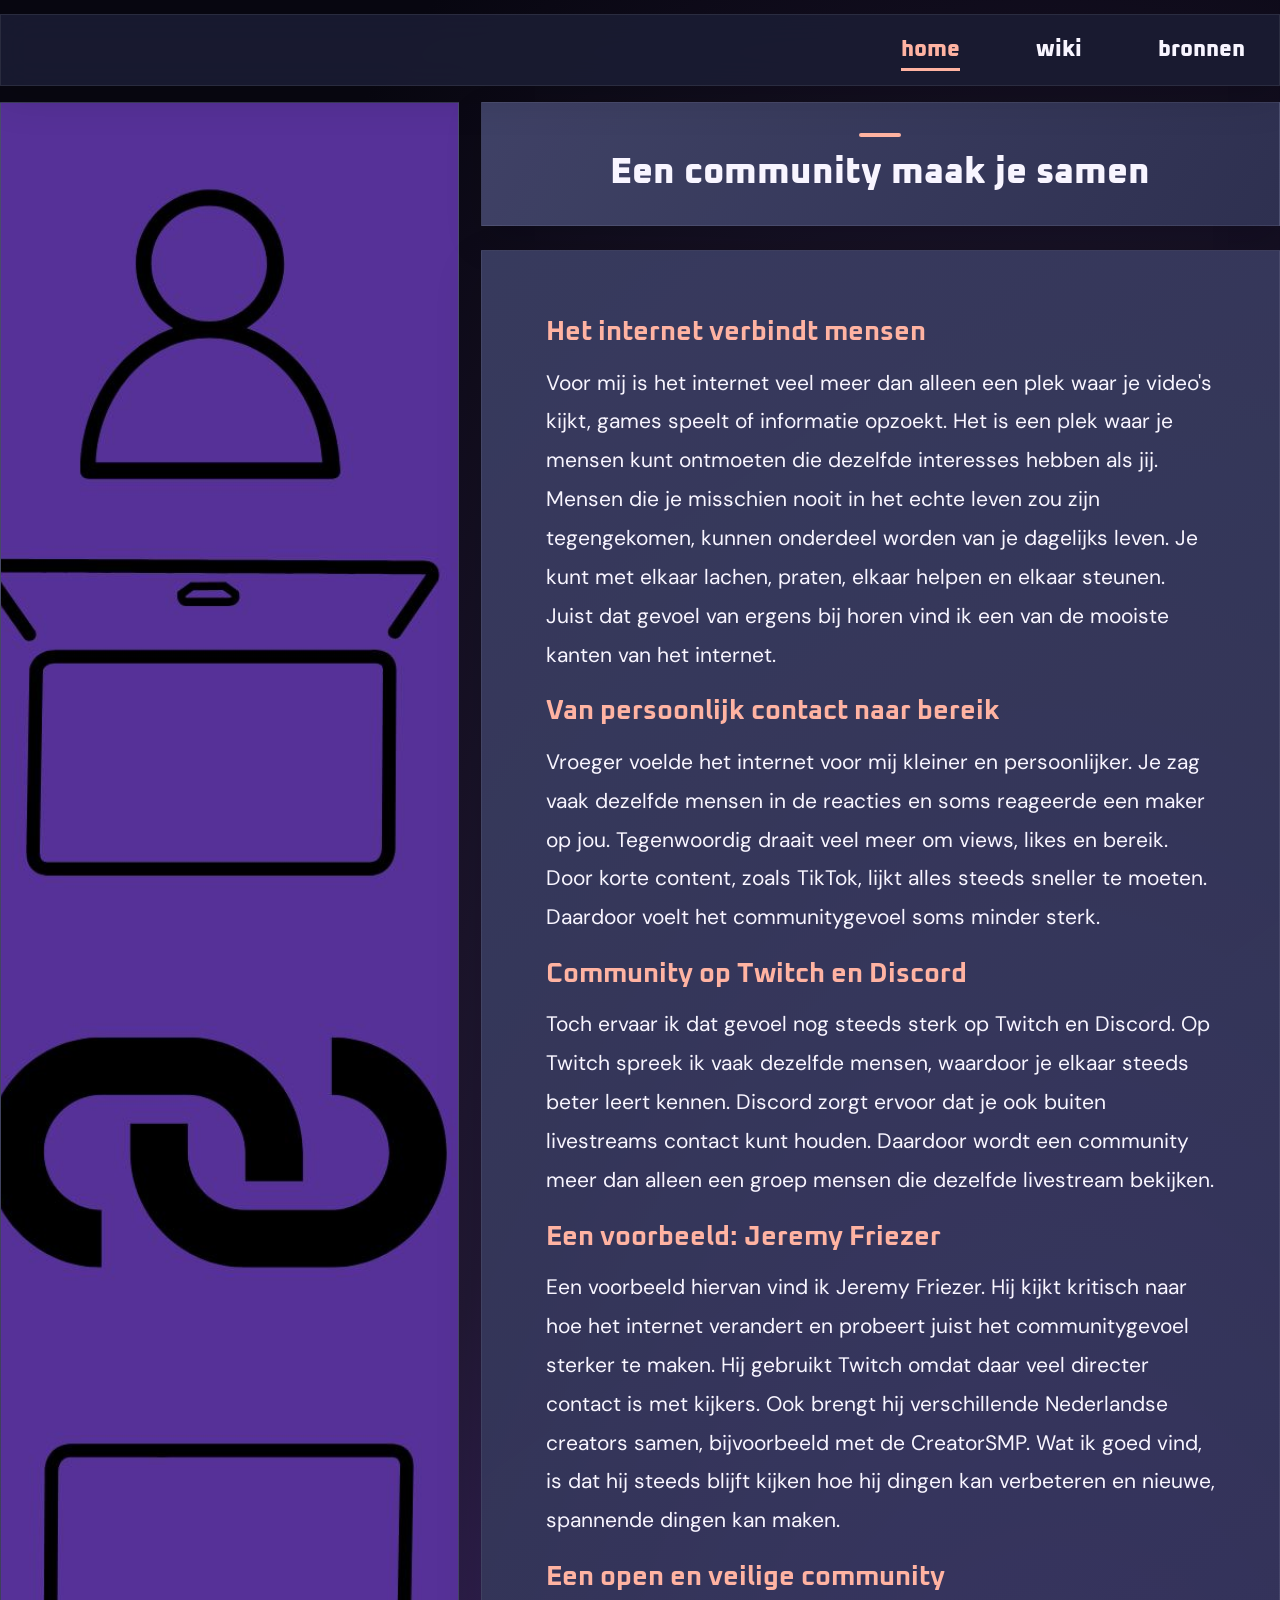
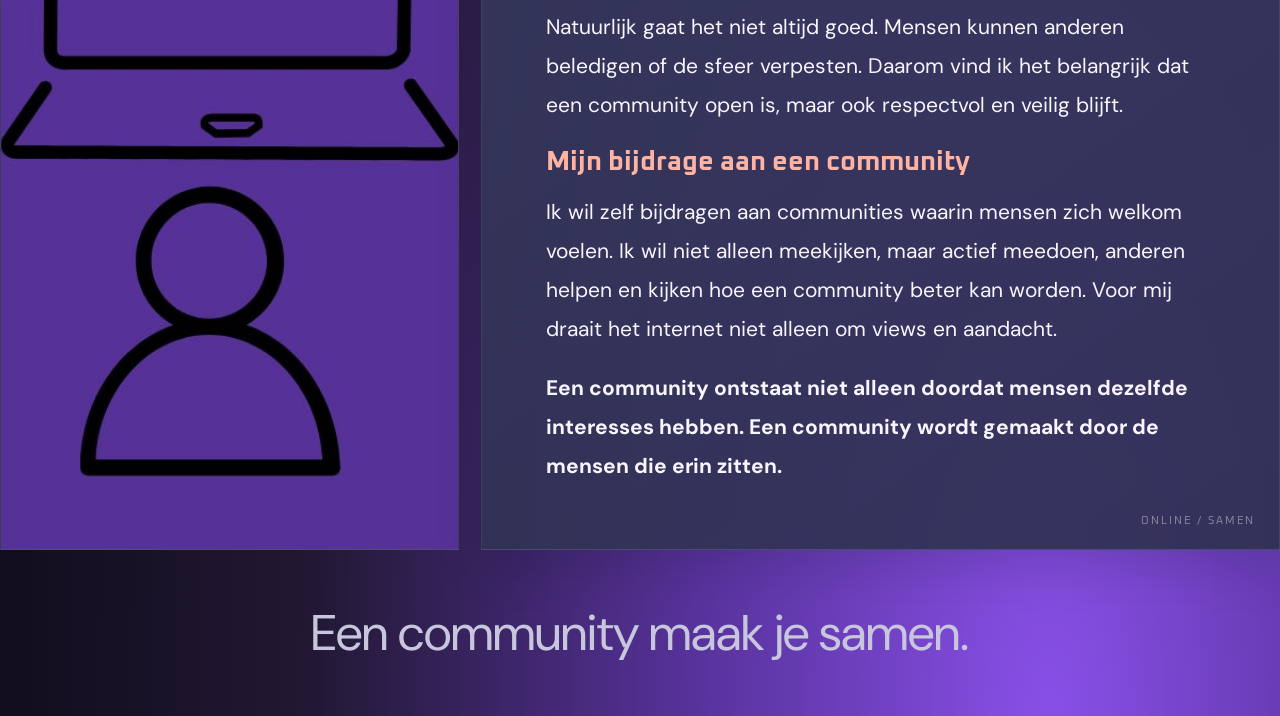
<file: index.html>
<!DOCTYPE html>
<html lang="nl">

<head>
    <meta charset="UTF-8">
    <meta name="viewport" content="width=device-width, initial-scale=1.0">
    <link rel="stylesheet" href="css/style.css">
    <title>Een community maak je samen</title>
</head>

<body>

    <nav aria-label="Hoofdnavigatie">
        <a href="index.html" aria-current="page">home</a>
        <a href="uitleg.html">wiki</a>
        <a href="bronnen.html">bronnen</a>
    </nav>

    <main>
        <aside aria-label="Afbeelding">
            <img src="images/verbonden.jpg" alt="Mensen die online met elkaar verbonden zijn">
        </aside>

        <section>
            <h1>Een community maak je samen</h1>

            <article>
                <h2>Het internet verbindt mensen</h2>
                <p>
                    Voor mij is het internet veel meer dan alleen een plek
                    waar je video's kijkt, games speelt of informatie opzoekt.
                    Het is een plek waar je mensen kunt ontmoeten die dezelfde
                    interesses hebben als jij. Mensen die je misschien nooit
                    in het echte leven zou zijn tegengekomen, kunnen onderdeel
                    worden van je dagelijks leven. Je kunt met elkaar lachen,
                    praten, elkaar helpen en elkaar steunen. Juist dat gevoel
                    van ergens bij horen vind ik een van de mooiste kanten
                    van het internet.
                </p>

                <h2>Van persoonlijk contact naar bereik</h2>
                <p>
                    Vroeger voelde het internet voor mij kleiner en persoonlijker.
                    Je zag vaak dezelfde mensen in de reacties en soms reageerde
                    een maker op jou. Tegenwoordig draait veel meer om views,
                    likes en bereik. Door korte content, zoals TikTok, lijkt
                    alles steeds sneller te moeten. Daardoor voelt het
                    communitygevoel soms minder sterk.
                </p>

                <h2>Community op Twitch en Discord</h2>
                <p>
                    Toch ervaar ik dat gevoel nog steeds sterk op Twitch en
                    Discord. Op Twitch spreek ik vaak dezelfde mensen, waardoor
                    je elkaar steeds beter leert kennen. Discord zorgt ervoor
                    dat je ook buiten livestreams contact kunt houden. Daardoor
                    wordt een community meer dan alleen een groep mensen die
                    dezelfde livestream bekijken.
                </p>

                <h2>Een voorbeeld: Jeremy Friezer</h2>
                <p>
                    Een voorbeeld hiervan vind ik Jeremy Friezer. Hij kijkt
                    kritisch naar hoe het internet verandert en probeert juist
                    het communitygevoel sterker te maken. Hij gebruikt Twitch
                    omdat daar veel directer contact is met kijkers. Ook brengt
                    hij verschillende Nederlandse creators samen, bijvoorbeeld
                    met de CreatorSMP. Wat ik goed vind, is dat hij steeds
                    blijft kijken hoe hij dingen kan verbeteren en nieuwe,
                    spannende dingen kan maken.
                </p>

                <h2>Een open en veilige community</h2>
                <p>
                    Natuurlijk gaat het niet altijd goed. Mensen kunnen anderen
                    beledigen of de sfeer verpesten. Daarom vind ik het belangrijk
                    dat een community open is, maar ook respectvol en veilig blijft.
                </p>

                <h2>Mijn bijdrage aan een community</h2>
                <p>
                    Ik wil zelf bijdragen aan communities waarin mensen zich
                    welkom voelen. Ik wil niet alleen meekijken, maar actief
                    meedoen, anderen helpen en kijken hoe een community beter
                    kan worden. Voor mij draait het internet niet alleen om
                    views en aandacht.
                </p>

                <p>
                    <strong>
                        Een community ontstaat niet alleen doordat mensen
                        dezelfde interesses hebben. Een community wordt gemaakt
                        door de mensen die erin zitten.
                    </strong>
                </p>
            </article>
        </section>
    </main>

    <footer>
        <p>Een community maak je samen.</p>
    </footer>

</body>

</html>
</file>
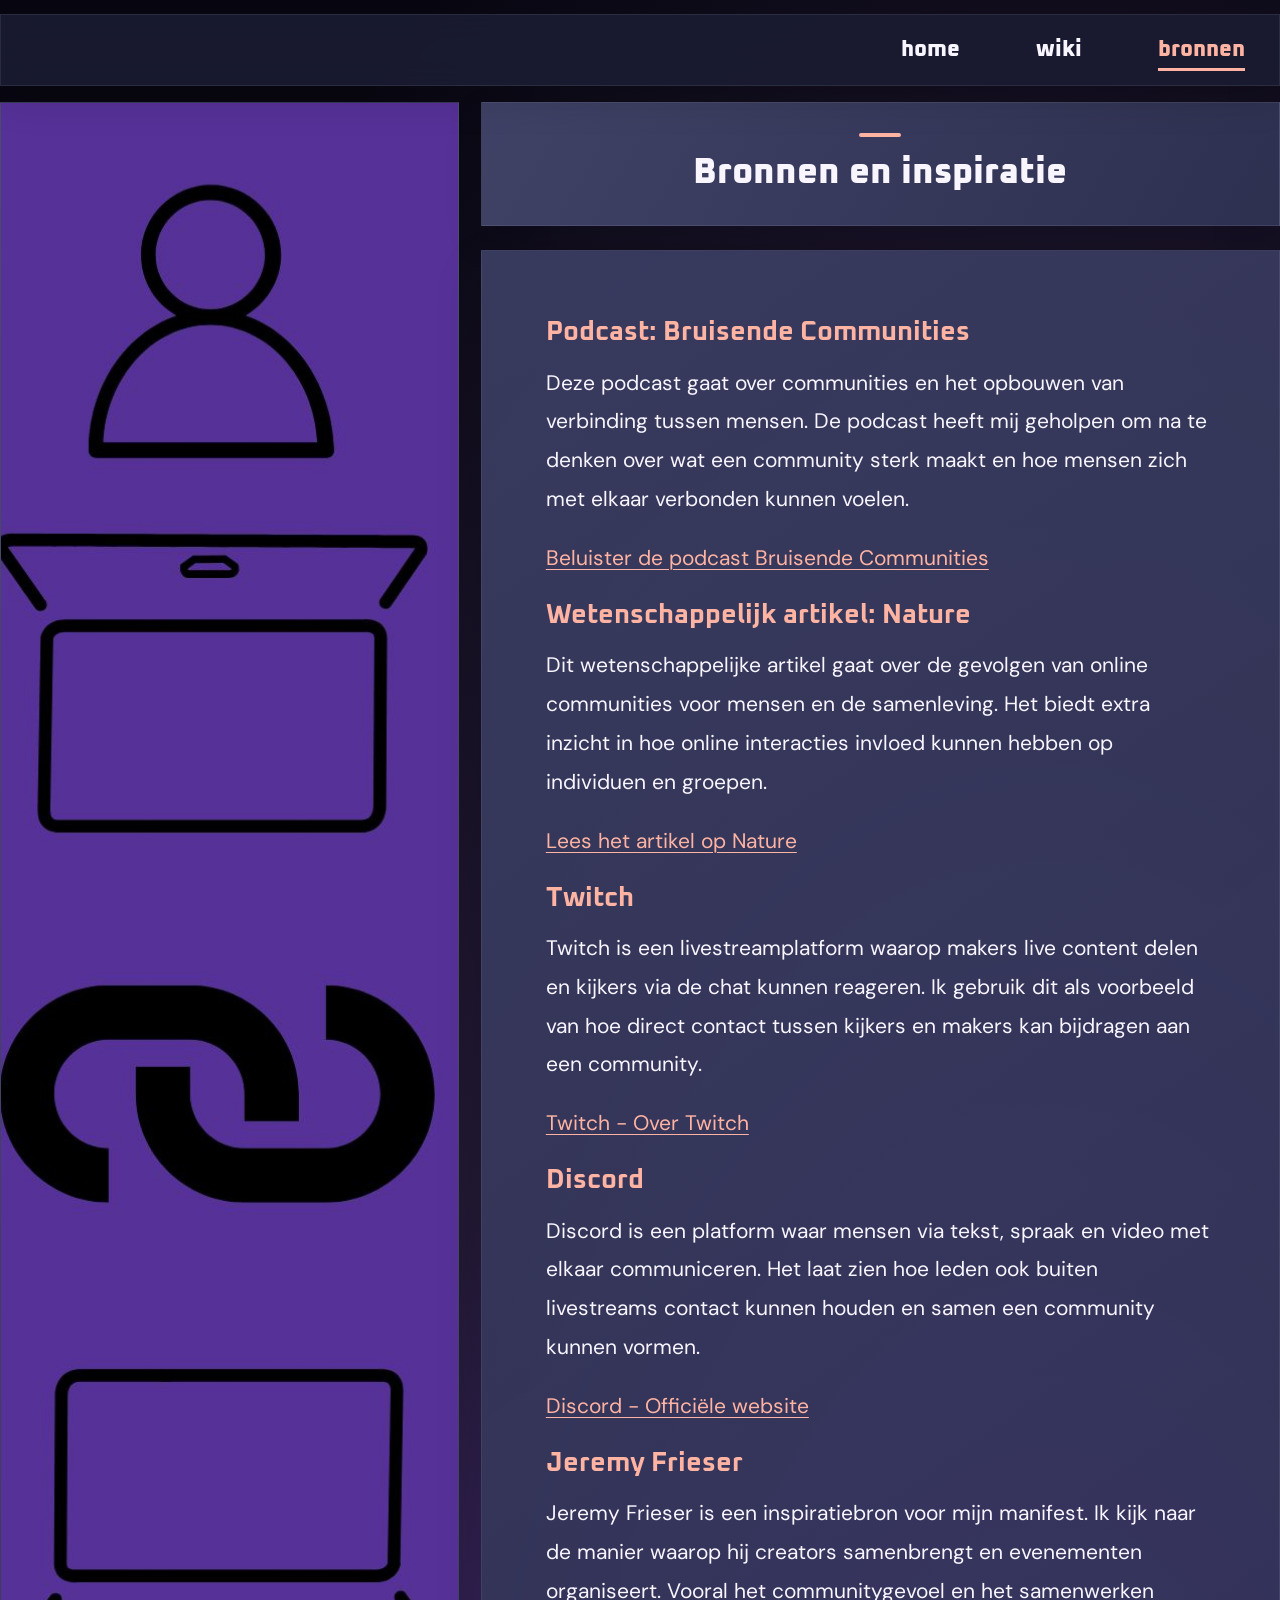
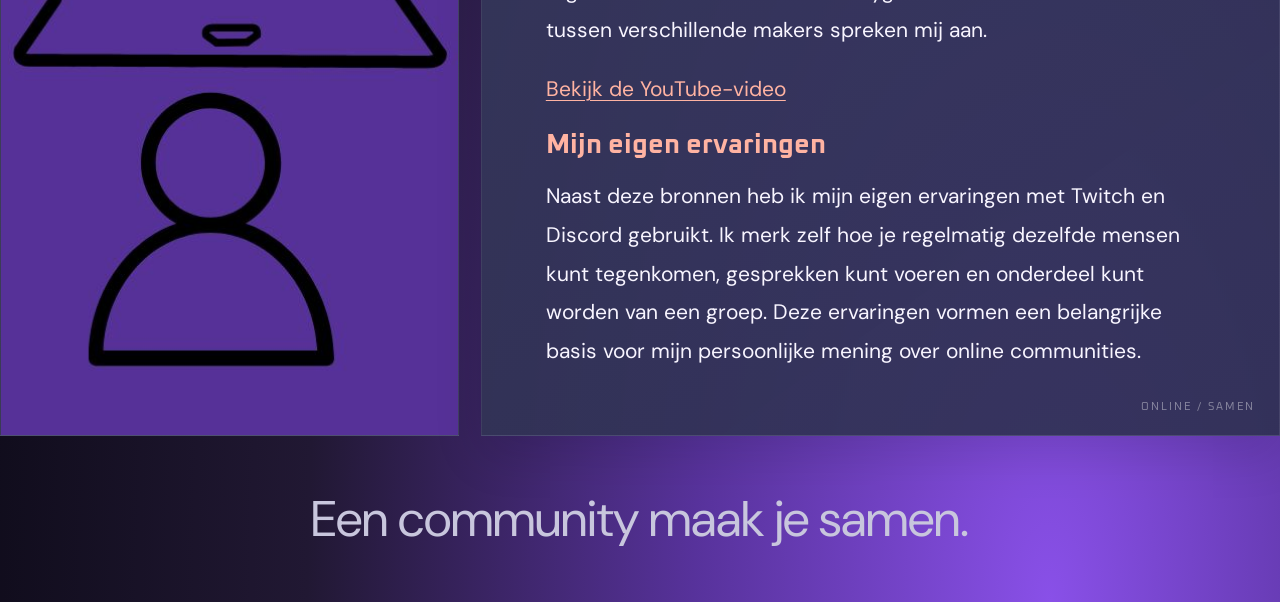
<file: bronnen.html>
<!DOCTYPE html>
<html lang="nl">
<head>
    <meta charset="UTF-8">
    <meta name="viewport" content="width=device-width, initial-scale=1.0">
    <link rel="stylesheet" href="css/style.css">
    <title>Bronnen - Online communities</title>
</head>
<body>
    
        <nav aria-label="Hoofdnavigatie">
            <a href="index.html">home</a>
            <a href="uitleg.html">wiki</a>
            <a href="bronnen.html" aria-current="page">bronnen</a>
        </nav>

        <main>
            <aside aria-label="Afbeelding">
                <img src="images/verbonden.jpg"
                     alt="Mensen die online met elkaar verbonden zijn">
            </aside>

            <section>
                <h1>Bronnen en inspiratie</h1>

                <article>
                    <h2>Podcast: Bruisende Communities</h2>
                    <p>
                        Deze podcast gaat over communities en het opbouwen
                        van verbinding tussen mensen. De podcast heeft mij
                        geholpen om na te denken over wat een community
                        sterk maakt en hoe mensen zich met elkaar verbonden
                        kunnen voelen.
                    </p>
                    <p>
                        <a href="https://www.online-radio.nl/podcast/bruisende-communities"
                           target="_blank" rel="noopener noreferrer">
                            Beluister de podcast Bruisende Communities
                        </a>
                    </p>

                    <h2>Wetenschappelijk artikel: Nature</h2>
                    <p>
                        Dit wetenschappelijke artikel gaat over de gevolgen
                        van online communities voor mensen en de samenleving.
                        Het biedt extra inzicht in hoe online interacties
                        invloed kunnen hebben op individuen en groepen.
                    </p>
                    <p>
                        <a href="https://www.nature.com/articles/s44271-024-00112-6"
                           target="_blank" rel="noopener noreferrer">
                            Lees het artikel op Nature
                        </a>
                    </p>

                    <h2>Twitch</h2>
                    <p>
                        Twitch is een livestreamplatform waarop makers live
                        content delen en kijkers via de chat kunnen reageren.
                        Ik gebruik dit als voorbeeld van hoe direct contact
                        tussen kijkers en makers kan bijdragen aan een
                        community.
                    </p>
                    <p>
                        <a href="https://www.twitch.tv/p/en/about/"
                           target="_blank" rel="noopener noreferrer">
                            Twitch - Over Twitch
                        </a>
                    </p>

                    <h2>Discord</h2>
                    <p>
                        Discord is een platform waar mensen via tekst,
                        spraak en video met elkaar communiceren. Het laat
                        zien hoe leden ook buiten livestreams contact kunnen
                        houden en samen een community kunnen vormen.
                    </p>
                    <p>
                        <a href="https://discord.com/"
                           target="_blank" rel="noopener noreferrer">
                            Discord - Officiële website
                        </a>
                    </p>

                    <h2>Jeremy Frieser</h2>
                    <p>
                        Jeremy Frieser is een inspiratiebron voor mijn manifest.
                        Ik kijk naar de manier waarop hij creators samenbrengt
                        en evenementen organiseert. Vooral het communitygevoel
                        en het samenwerken tussen verschillende makers spreken
                        mij aan.
                    </p>
                    <p>
                        <a href="https://www.youtube.com/watch?v=l9gD0Gx0J_U&t=159s"
                           target="_blank" rel="noopener noreferrer">
                            Bekijk de YouTube-video
                        </a>
                    </p>

                    <h2>Mijn eigen ervaringen</h2>
                    <p>
                        Naast deze bronnen heb ik mijn eigen ervaringen met
                        Twitch en Discord gebruikt. Ik merk zelf hoe je
                        regelmatig dezelfde mensen kunt tegenkomen, gesprekken
                        kunt voeren en onderdeel kunt worden van een groep.
                        Deze ervaringen vormen een belangrijke basis voor mijn
                        persoonlijke mening over online communities.
                    </p>
                </article>
            </section>
        </main>

        <footer>
            <p>Een community maak je samen.</p>
        </footer>
   
</body>
</html>
</file>
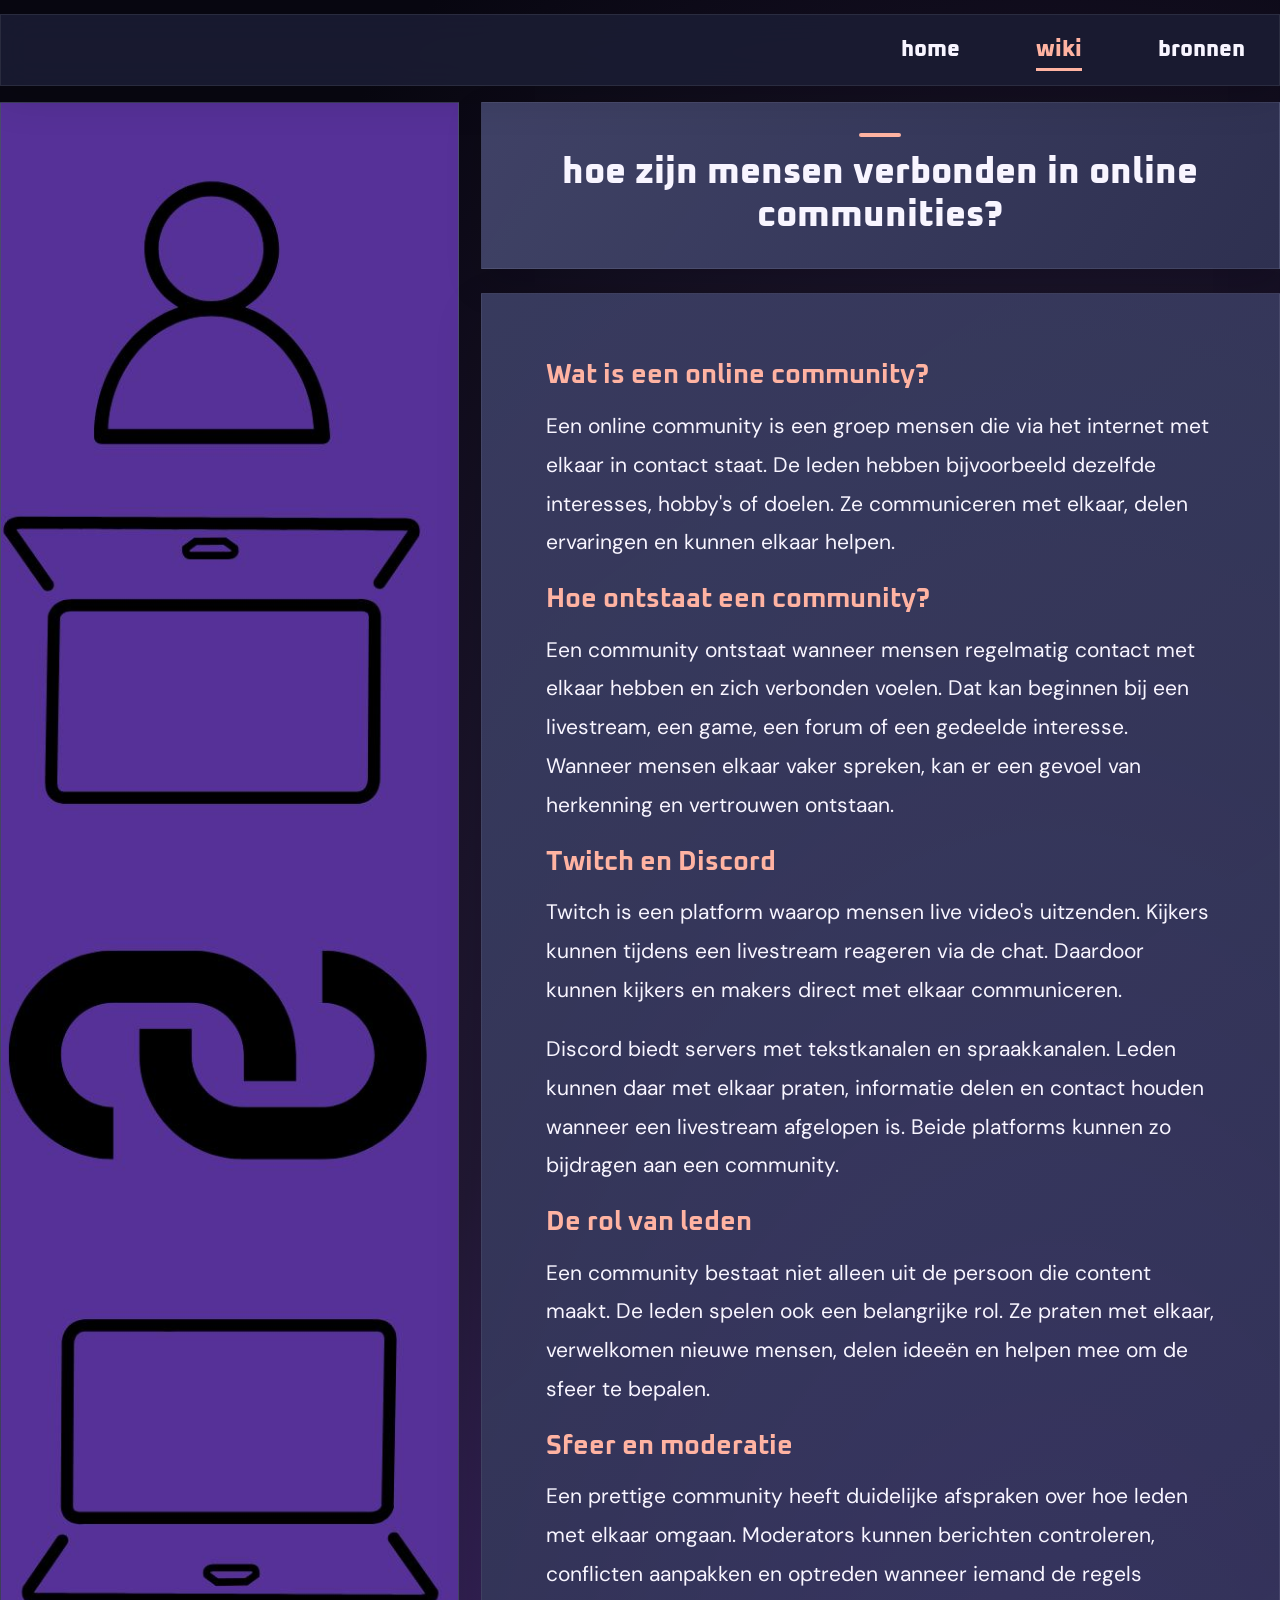
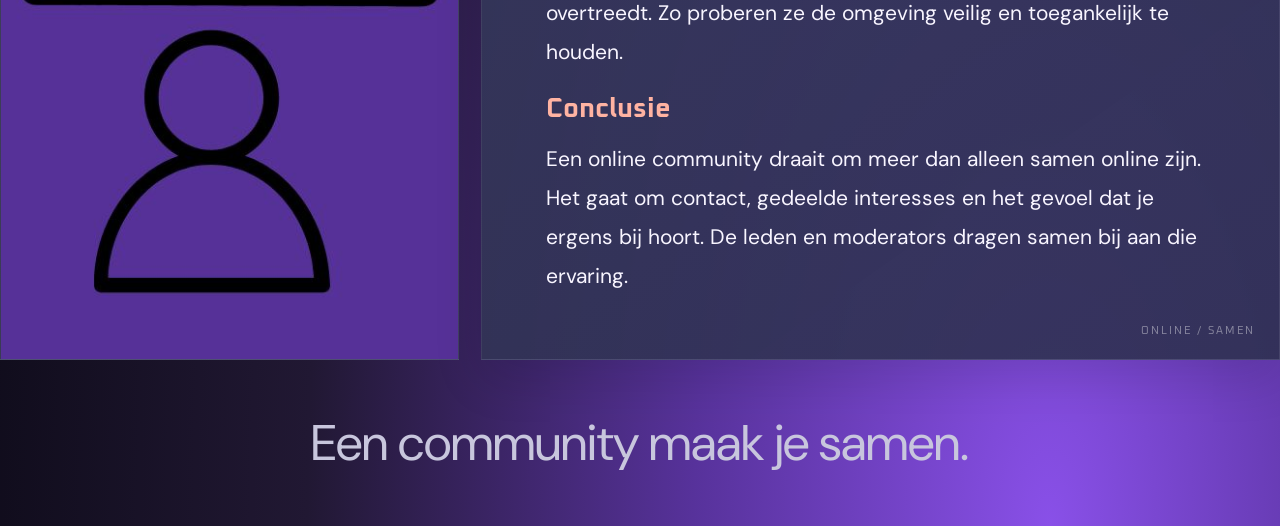
<file: uitleg.html>
<!DOCTYPE html>
<html lang="nl">
<head>
    <meta charset="UTF-8">
    <meta name="viewport" content="width=device-width, initial-scale=1.0">
    <link rel="stylesheet" href="css/style.css">
    <title>Wiki - Online communities</title>
</head>
<body>
    
        <nav aria-label="Hoofdnavigatie">
            <a href="index.html">home</a>
            <a href="uitleg.html" aria-current="page">wiki</a>
            <a href="bronnen.html">bronnen</a>
        </nav>

        <main>
            <aside aria-label="Afbeelding">
                <img src="images/verbonden.jpg"
                     alt="Mensen die samen een online community vormen">
            </aside>

            <section>
                <h1>hoe zijn mensen verbonden in online communities?</h1>

                <article>
                    <h2>Wat is een online community?</h2>
                    <p>
                        Een online community is een groep mensen die via het internet
                        met elkaar in contact staat. De leden hebben bijvoorbeeld
                        dezelfde interesses, hobby's of doelen. Ze communiceren met
                        elkaar, delen ervaringen en kunnen elkaar helpen.
                    </p>

                    <h2>Hoe ontstaat een community?</h2>
                    <p>
                        Een community ontstaat wanneer mensen regelmatig contact
                        met elkaar hebben en zich verbonden voelen. Dat kan beginnen
                        bij een livestream, een game, een forum of een gedeelde
                        interesse. Wanneer mensen elkaar vaker spreken, kan er
                        een gevoel van herkenning en vertrouwen ontstaan.
                    </p>

                    <h2>Twitch en Discord</h2>
                    <p>
                        Twitch is een platform waarop mensen live video's uitzenden.
                        Kijkers kunnen tijdens een livestream reageren via de chat.
                        Daardoor kunnen kijkers en makers direct met elkaar
                        communiceren.
                    </p>
                    <p>
                        Discord biedt servers met tekstkanalen en spraakkanalen.
                        Leden kunnen daar met elkaar praten, informatie delen en
                        contact houden wanneer een livestream afgelopen is.
                        Beide platforms kunnen zo bijdragen aan een community.
                    </p>

                    <h2>De rol van leden</h2>
                    <p>
                        Een community bestaat niet alleen uit de persoon die
                        content maakt. De leden spelen ook een belangrijke rol.
                        Ze praten met elkaar, verwelkomen nieuwe mensen, delen
                        ideeën en helpen mee om de sfeer te bepalen.
                    </p>

                    <h2>Sfeer en moderatie</h2>
                    <p>
                        Een prettige community heeft duidelijke afspraken over
                        hoe leden met elkaar omgaan. Moderators kunnen berichten
                        controleren, conflicten aanpakken en optreden wanneer
                        iemand de regels overtreedt. Zo proberen ze de omgeving
                        veilig en toegankelijk te houden.
                    </p>

                    <h2>Conclusie</h2>
                    <p>
                        Een online community draait om meer dan alleen samen
                        online zijn. Het gaat om contact, gedeelde interesses
                        en het gevoel dat je ergens bij hoort. De leden en
                        moderators dragen samen bij aan die ervaring.
                    </p>
                </article>
            </section>
        </main>

        <footer>
            <p>Een community maak je samen.</p>
        </footer>
    
</body>
</html>
</file>
<file: css/style.css>
@import url('https://fonts.googleapis.com/css2?family=Oxanium:wght@500;600;700;800&family=DM+Sans:wght@400;500;600;700&display=swap');

:root {
    color-scheme: dark;
    --night: #080711;
    --white: #f8f5ff;
    --peach: #ffb3a2;
    --muted: #c8c6dd;
}

* {
    box-sizing: border-box;
}

html {
    scroll-behavior: smooth;
}

body {
    margin: 0;
    min-height: 100vh;
    color: var(--white);
    font-family: 'DM Sans', sans-serif;
    background: radial-gradient(
        ellipse at 82% 100%,
        #8950e8 0%,
        #57329b 24%,
        #211833 50%,
        var(--night) 82%
    );
}





nav {
    position: sticky;
    top: 14px;
    z-index: 5;
    max-width: 1400px;
    min-height: 72px;
    margin: 0 auto 30px;
    padding: 0 34px;
    background: rgba(27, 29, 52, 0.88);
    border: 1px solid rgba(255, 255, 255, 0.08);
    backdrop-filter: blur(16px);
    display: flex;
    align-items: center;
    justify-content: flex-end;
    gap: clamp(24px, 6vw, 76px);
    box-shadow: 0 12px 40px #05040b22;
}

nav a {
    position: relative;
    color: var(--white);
    text-decoration: none;
    font-family: 'Oxanium', sans-serif;
    font-weight: 800;
    font-size: clamp(17px, 2vw, 22px);
    transition: color 0.2s;
}

nav a::after {
    content: '';
    position: absolute;
    left: 0;
    right: 100%;
    bottom: -7px;
    height: 3px;
    background: var(--peach);
    transition: right 0.2s;
}

nav a:hover,
nav a:focus,
nav a[aria-current="page"] {
    color: var(--peach);
}

nav a:hover::after,
nav a:focus::after,
nav a[aria-current="page"]::after {
    right: 0;
}



main {
    max-width: 1400px;
    margin: auto;
    display: grid;
    grid-template-columns: minmax(230px, 0.62fr) minmax(0, 1.08fr);
    gap: 22px;
    align-items: stretch;
}



aside {
    position: relative;
    isolation: isolate;
    min-height: 550px;
    background: linear-gradient(
        145deg,
        rgba(70, 73, 111, 0.88),
        rgba(45, 47, 78, 0.84)
    );
    border: 1px solid rgba(255, 255, 255, 0.08);
    overflow: hidden;
}

aside::before {
    content: '';
    position: absolute;
    z-index: -1;
    width: 220px;
    height: 220px;
    border-radius: 50%;
    background: #a36cff44;
    filter: blur(55px);
    top: -70px;
    left: -70px;
}

aside img {
    display: block;
    width: 100%;
    height: 100%;
    min-height: 550px;
    object-fit: cover;
    object-position: center;
}



main section {
    display: flex;
    flex-direction: column;
    gap: 24px;
    min-width: 0;
}

h1 {
    position: relative;
    margin: 0;
    padding: 30px 24px;
    text-align: center;
    background: linear-gradient(
        120deg,
        rgba(65, 68, 105, 0.96),
        rgba(48, 50, 83, 0.94)
    );
    border: 1px solid rgba(255, 255, 255, 0.08);
    font-family: 'Oxanium', sans-serif;
    font-size: clamp(24px, 3.3vw, 36px);
    line-height: 1.2;
    font-weight: 800;
    box-shadow: 0 15px 35px #08071124;
}

h1::before {
    content: '';
    display: block;
    width: 42px;
    height: 4px;
    background: var(--peach);
    margin: 0 auto 15px;
    border-radius: 10px;
}



article {
    position: relative;
    flex: 1;
    min-width: 0;
    min-height: 420px;
    padding: clamp(26px, 5vw, 64px);
    background: linear-gradient(
        145deg,
        rgba(59, 62, 99, 0.92),
        rgba(46, 48, 81, 0.91)
    );
    border: 1px solid rgba(255, 255, 255, 0.08);
    font-size: clamp(17px, 1.8vw, 21px);
    line-height: 1.85;
    box-shadow: 0 18px 45px #08071120;
}

article::after {
    content: 'ONLINE / SAMEN';
    position: absolute;
    right: 24px;
    bottom: 18px;
    color: #ffffff68;
    font-family: 'Oxanium', sans-serif;
    font-size: 11px;
    letter-spacing: 2px;
}

h2 {
    margin: 0 0 12px;
    font-family: 'Oxanium', sans-serif;
    font-size: clamp(20px, 2.2vw, 27px);
    line-height: 1.35;
    color: var(--peach);
}

article p {
    margin: 0 0 20px;
}

article p:last-child {
    margin-bottom: 0;
}

article a {
    color: var(--peach);
    text-decoration-thickness: 1px;
    text-underline-offset: 4px;
    overflow-wrap: anywhere;
}

article a:hover,
article a:focus {
    color: var(--white);
}



footer {
    max-width: 1400px;
    margin: 30px auto 0;
    text-align: center;
    color: var(--muted);
    font-size: 50px;
}



@media (max-width: 700px) {
    body > div {
        padding: 16px 14px 40px;
    }

    nav {
        top: 8px;
        justify-content: center;
        padding: 18px 12px;
        gap: clamp(18px, 7vw, 34px);
        margin-bottom: 18px;
        min-height: 62px;
    }

    main {
        grid-template-columns: 1fr;
        gap: 18px;
    }

    aside {
        min-height: 260px;
    }

    aside img {
        min-height: 260px;
    }

    main section {
        gap: 18px;
    }

    h1 {
        padding: 24px 16px;
    }

    article {
        min-height: 300px;
        padding: 24px;
    }
}
</file>
